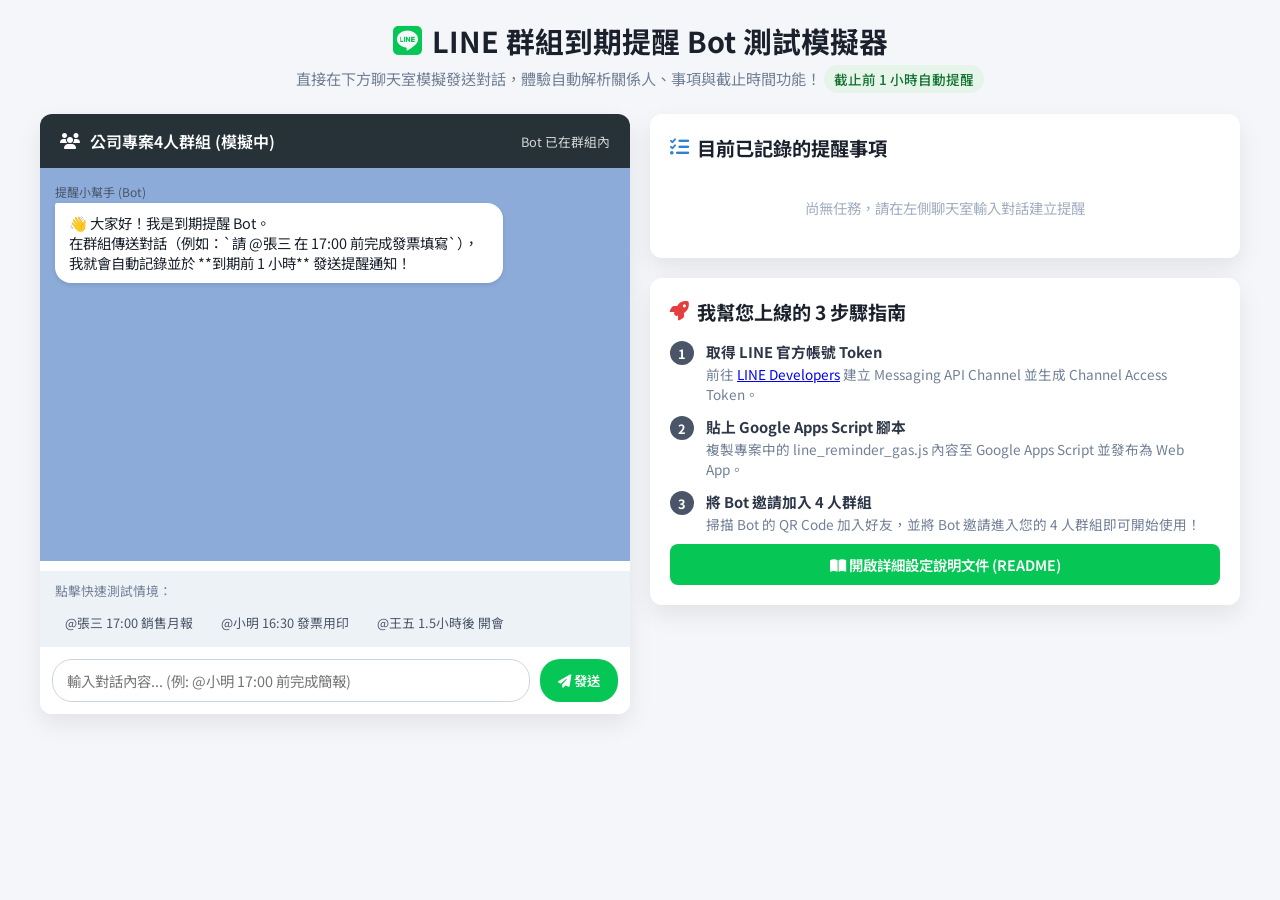
<file: line_bot_simulator.html>
<!DOCTYPE html>
<html lang="zh-TW">
<head>
    <meta charset="UTF-8">
    <meta name="viewport" content="width=device-width, initial-scale=1.0">
    <title>💬 LINE 群組到期提醒 Bot - 模擬測試與部署助手</title>
    <link href="https://fonts.googleapis.com/css2?family=Noto+Sans+TC:wght@400;500;700&display=swap" rel="stylesheet">
    <link rel="stylesheet" href="https://cdnjs.cloudflare.com/ajax/libs/font-awesome/6.4.0/css/all.min.css">
    <style>
        :root {
            --line-green: #06c755;
            --line-dark: #05b34c;
            --line-bg: #8cabd9;
            --chat-bubble-user: #a0e75a;
            --chat-bubble-bot: #ffffff;
            --dark-bg: #1e1e2d;
            --card-bg: #ffffff;
            --text-primary: #2d3748;
            --text-secondary: #718096;
            --border-radius: 12px;
            --shadow: 0 10px 25px rgba(0,0,0,0.08);
        }

        * {
            box-sizing: border-box;
            margin: 0;
            padding: 0;
            font-family: 'Noto Sans TC', sans-serif;
        }

        body {
            background-color: #f4f6f9;
            color: var(--text-primary);
            padding: 20px;
        }

        .header {
            text-align: center;
            margin-bottom: 25px;
        }

        .header h1 {
            color: #1a202c;
            font-size: 1.8rem;
            display: flex;
            align-items: center;
            justify-content: center;
            gap: 10px;
        }

        .header p {
            color: var(--text-secondary);
            margin-top: 6px;
            font-size: 0.95rem;
        }

        .badge-green {
            background-color: #e6f4ea;
            color: #137333;
            padding: 4px 10px;
            border-radius: 20px;
            font-size: 0.85rem;
            font-weight: 500;
        }

        .main-container {
            max-width: 1200px;
            margin: 0 auto;
            display: grid;
            grid-template-columns: 1fr 1fr;
            gap: 20px;
        }

        @media (max-width: 900px) {
            .main-container {
                grid-template-columns: 1fr;
            }
        }

        /* LINE Chat Mockup */
        .chat-card {
            background: var(--card-bg);
            border-radius: var(--border-radius);
            box-shadow: var(--shadow);
            overflow: hidden;
            display: flex;
            flex-direction: column;
            height: 600px;
        }

        .chat-header {
            background: #273238;
            color: #ffffff;
            padding: 15px 20px;
            display: flex;
            align-items: center;
            justify-content: space-between;
        }

        .chat-title {
            display: flex;
            align-items: center;
            gap: 10px;
            font-weight: 600;
        }

        .chat-body {
            background: var(--line-bg);
            flex: 1;
            padding: 15px;
            overflow-y: auto;
            display: flex;
            flex-direction: column;
            gap: 12px;
        }

        .message-group {
            display: flex;
            flex-direction: column;
            max-width: 80%;
        }

        .message-group.user {
            align-self: flex-end;
            align-items: flex-end;
        }

        .message-group.bot {
            align-self: flex-start;
            align-items: flex-start;
        }

        .sender-name {
            font-size: 0.75rem;
            color: #4a5568;
            margin-bottom: 3px;
        }

        .chat-bubble {
            padding: 10px 14px;
            border-radius: 16px;
            font-size: 0.9rem;
            line-height: 1.4;
            white-space: pre-wrap;
            box-shadow: 0 2px 4px rgba(0,0,0,0.1);
        }

        .message-group.user .chat-bubble {
            background: var(--chat-bubble-user);
            border-top-right-radius: 2px;
            color: #000;
        }

        .message-group.bot .chat-bubble {
            background: var(--chat-bubble-bot);
            border-top-left-radius: 2px;
            color: #1a202c;
        }

        .chat-input-area {
            background: #ffffff;
            padding: 12px;
            border-top: 1fr solid #e2e8f0;
            display: flex;
            gap: 10px;
        }

        .chat-input-area input {
            flex: 1;
            padding: 10px 14px;
            border: 1px solid #cbd5e0;
            border-radius: 20px;
            outline: none;
            font-size: 0.9rem;
        }

        .chat-input-area button {
            background: var(--line-green);
            color: white;
            border: none;
            padding: 10px 18px;
            border-radius: 20px;
            cursor: pointer;
            font-weight: 600;
            transition: background 0.2s;
        }

        .chat-input-area button:hover {
            background: var(--line-dark);
        }

        /* Dashboard & Setup Cards */
        .side-panel {
            display: flex;
            flex-direction: column;
            gap: 20px;
        }

        .card {
            background: var(--card-bg);
            border-radius: var(--border-radius);
            padding: 20px;
            box-shadow: var(--shadow);
        }

        .card h2 {
            font-size: 1.2rem;
            margin-bottom: 15px;
            color: #1a202c;
            display: flex;
            align-items: center;
            gap: 8px;
        }

        .task-list {
            display: flex;
            flex-direction: column;
            gap: 10px;
            max-height: 230px;
            overflow-y: auto;
        }

        .task-item {
            background: #f7fafc;
            border-left: 4px solid var(--line-green);
            padding: 10px 12px;
            border-radius: 6px;
            font-size: 0.88rem;
            display: flex;
            justify-content: space-between;
            align-items: center;
        }

        .task-info strong {
            color: #2b6cb0;
        }

        .btn-trigger {
            background: #3182ce;
            color: white;
            border: none;
            padding: 5px 10px;
            border-radius: 6px;
            font-size: 0.78rem;
            cursor: pointer;
        }

        .btn-trigger:hover {
            background: #2b6cb0;
        }

        .quick-presets {
            display: flex;
            flex-wrap: wrap;
            gap: 8px;
            margin-top: 10px;
        }

        .preset-chip {
            background: #edf2f7;
            padding: 5px 10px;
            border-radius: 15px;
            font-size: 0.8rem;
            color: #4a5568;
            cursor: pointer;
            transition: background 0.2s;
        }

        .preset-chip:hover {
            background: #e2e8f0;
            color: #1a202c;
        }

        .step-list {
            list-style: none;
            display: flex;
            flex-direction: column;
            gap: 12px;
        }

        .step-item {
            display: flex;
            gap: 12px;
            align-items: flex-start;
        }

        .step-number {
            background: #4a5568;
            color: white;
            width: 24px;
            height: 24px;
            border-radius: 50%;
            display: flex;
            align-items: center;
            justify-content: center;
            font-size: 0.8rem;
            font-weight: bold;
            flex-shrink: 0;
        }

        .step-content strong {
            display: block;
            font-size: 0.92rem;
            color: #2d3748;
        }

        .step-content p {
            font-size: 0.85rem;
            color: #718096;
            margin-top: 2px;
        }

        .btn-action {
            display: inline-block;
            background: var(--line-green);
            color: white;
            text-decoration: none;
            padding: 10px 16px;
            border-radius: 8px;
            font-size: 0.9rem;
            font-weight: 600;
            margin-top: 10px;
            text-align: center;
        }
    </style>
</head>
<body>

    <div class="header">
        <h1><i class="fab fa-line" style="color: var(--line-green);"></i> LINE 群組到期提醒 Bot 測試模擬器</h1>
        <p>直接在下方聊天室模擬發送對話，體驗自動解析關係人、事項與截止時間功能！ <span class="badge-green">截止前 1 小時自動提醒</span></p>
    </div>

    <div class="main-container">
        <!-- 聊天室模擬器 -->
        <div class="chat-card">
            <div class="chat-header">
                <div class="chat-title">
                    <i class="fas fa-users"></i> 公司專案4人群組 (模擬中)
                </div>
                <span style="font-size: 0.8rem; opacity: 0.8;">Bot 已在群組內</span>
            </div>

            <div class="chat-body" id="chatBody">
                <div class="message-group bot">
                    <span class="sender-name">提醒小幫手 (Bot)</span>
                    <div class="chat-bubble">👋 大家好！我是到期提醒 Bot。
在群組傳送對話（例如：`請 @張三 在 17:00 前完成發票填寫`），我就會自動記錄並於 **到期前 1 小時** 發送提醒通知！</div>
                </div>
            </div>

            <div class="quick-presets" style="padding: 10px 15px; background: #edf2f7;">
                <span style="font-size: 0.8rem; color: #718096; width: 100%;">點擊快速測試情境：</span>
                <div class="preset-chip" onclick="setInput('請關係人 @張三 在 17:00 前完成銷售月報')">@張三 17:00 銷售月報</div>
                <div class="preset-chip" onclick="setInput('@小明 16:30 前完成發票用印')">@小明 16:30 發票用印</div>
                <div class="preset-chip" onclick="setInput('提醒 @王五 1.5小時後 與客戶開會')">@王五 1.5小時後 開會</div>
            </div>

            <div class="chat-input-area">
                <input type="text" id="chatInput" placeholder="輸入對話內容... (例: @小明 17:00 前完成簡報)" onkeypress="if(event.key==='Enter') sendMessage()">
                <button onclick="sendMessage()"><i class="fas fa-paper-plane"></i> 發送</button>
            </div>
        </div>

        <!-- 側邊面板：已記錄任務與佈署步驟 -->
        <div class="side-panel">
            <!-- 任務儀表板 -->
            <div class="card">
                <h2><i class="fas fa-list-check" style="color: #3182ce;"></i> 目前已記錄的提醒事項</h2>
                <div class="task-list" id="taskList">
                    <div style="text-align: center; color: #a0aec0; padding: 20px; font-size: 0.9rem;">
                        尚無任務，請在左側聊天室輸入對話建立提醒
                    </div>
                </div>
            </div>

            <!-- 開發與上線步驟指南 -->
            <div class="card">
                <h2><i class="fas fa-rocket" style="color: #e53e3e;"></i> 我幫您上線的 3 步驟指南</h2>
                <ul class="step-list">
                    <li class="step-item">
                        <div class="step-number">1</div>
                        <div class="step-content">
                            <strong>取得 LINE 官方帳號 Token</strong>
                            <p>前往 <a href="https://developers.line.biz/" target="_blank">LINE Developers</a> 建立 Messaging API Channel 並生成 Channel Access Token。</p>
                        </div>
                    </li>
                    <li class="step-item">
                        <div class="step-number">2</div>
                        <div class="step-content">
                            <strong>貼上 Google Apps Script 腳本</strong>
                            <p>複製專案中的 <code>line_reminder_gas.js</code> 內容至 Google Apps Script 並發布為 Web App。</p>
                        </div>
                    </li>
                    <li class="step-item">
                        <div class="step-number">3</div>
                        <div class="step-content">
                            <strong>將 Bot 邀請加入 4 人群組</strong>
                            <p>掃描 Bot 的 QR Code 加入好友，並將 Bot 邀請進入您的 4 人群組即可開始使用！</p>
                        </div>
                    </li>
                </ul>
                <a href="README_LINE_BOT_SETUP.md" class="btn-action" style="width: 100%; display: block; text-align: center;">
                    <i class="fas fa-book-open"></i> 開啟詳細設定說明文件 (README)
                </a>
            </div>
        </div>
    </div>

    <script>
        const tasks = [];

        function setInput(text) {
            document.getElementById('chatInput').value = text;
        }

        function sendMessage() {
            const input = document.getElementById('chatInput');
            const text = input.value.trim();
            if (!text) return;

            // 1. 顯示 User 訊息
            appendMessage('成員 (您)', text, 'user');
            input.value = '';

            // 2. 模擬 Bot 解析對話
            setTimeout(() => {
                const parsed = parseTask(text);
                if (parsed) {
                    tasks.push(parsed);
                    renderTasks();

                    const replyText = 
                        `✅【已成功為您記錄提醒】\n` +
                        `----------------------------\n` +
                        `👤 關係人：${parsed.person}\n` +
                        `📝 處理事項：${parsed.task}\n` +
                        `⏳ 截止時間：${parsed.deadlineStr}\n` +
                        `----------------------------\n` +
                        `🔔 將於 ${parsed.reminderTimeStr} (到期前 1 小時) 自動發送群組提醒通知！`;

                    appendMessage('提醒小幫手 (Bot)', replyText, 'bot');
                } else {
                    appendMessage('提醒小幫手 (Bot)', '💡 未偵測到明確的時間與對話內容，若要設定提醒請包含人名標記與時間（例如：`@小明 17:00 前完成開會`）。', 'bot');
                }
            }, 600);
        }

        function appendMessage(sender, text, type) {
            const chatBody = document.getElementById('chatBody');
            const msgGroup = document.createElement('div');
            msgGroup.className = `message-group ${type}`;

            const senderSpan = document.createElement('span');
            senderSpan.className = 'sender-name';
            senderSpan.innerText = sender;

            const bubble = document.createElement('div');
            bubble.className = 'chat-bubble';
            bubble.innerText = text;

            msgGroup.appendChild(senderSpan);
            msgGroup.appendChild(bubble);
            chatBody.appendChild(msgGroup);

            chatBody.scrollTop = chatBody.scrollHeight;
        }

        function parseTask(text) {
            let person = "@群組成員";
            const personMatch = text.match(/(?:關係人[:：]\s*|@)([^\s\n,，:：]+)/);
            if (personMatch) {
                person = '@' + personMatch[1].replace(/^@/, '');
            }

            const now = new Date();
            let deadline = null;

            const fullMatch = text.match(/(\d{4}[\/\-]\d{1,2}[\/\-]\d{1,2}\s+\d{1,2}:\d{2})/);
            const timeMatch = text.match(/(\d{1,2}:\d{2})/);
            const hoursMatch = text.match(/(\d+(?:\.\d+)?)\s*(?:個)?小時後/);

            if (fullMatch) {
                deadline = new Date(fullMatch[1].replace(/\//g, '-'));
            } else if (timeMatch) {
                const parts = timeMatch[1].split(':');
                deadline = new Date(now.getFullYear(), now.getMonth(), now.getDate(), parseInt(parts[0]), parseInt(parts[1]));
                if (deadline < now) deadline.setDate(deadline.getDate() + 1);
            } else if (hoursMatch) {
                const hours = parseFloat(hoursMatch[1]);
                deadline = new Date(now.getTime() + hours * 60 * 60 * 1000);
            } else {
                return null;
            }

            let task = text
                .replace(/(?:關係人[:：]\s*|@)[^\s\n,，:：]+/g, '')
                .replace(/(\d{4}[\/\-]\d{1,2}[\/\-]\d{1,2}\s+\d{1,2}:\d{2})/g, '')
                .replace(/(\d{1,2}:\d{2})/g, '')
                .replace(/(\d+(?:\.\d+)?)\s*(?:個)?小時後/g, '')
                .replace(/(?:提醒|截止|處理事項[:：]|事項[:：]|請在|前|完成|記得)/g, '')
                .trim();

            if (!task) task = "處理交辦事項";

            const reminderTime = new Date(deadline.getTime() - 60 * 60 * 1000);

            const formatTime = (d) => {
                const pad = (n) => n.toString().padStart(2, '0');
                return `${d.getFullYear()}-${pad(d.getMonth()+1)}-${pad(d.getDate())} ${pad(d.getHours())}:${pad(d.getMinutes())}`;
            };

            const formatHM = (d) => {
                const pad = (n) => n.toString().padStart(2, '0');
                return `${pad(d.getHours())}:${pad(d.getMinutes())}`;
            };

            return {
                id: Date.now(),
                person,
                task,
                deadline,
                deadlineStr: formatTime(deadline),
                reminderTimeStr: formatHM(reminderTime)
            };
        }

        function renderTasks() {
            const list = document.getElementById('taskList');
            list.innerHTML = '';

            if (tasks.length === 0) {
                list.innerHTML = '<div style="text-align: center; color: #a0aec0; padding: 20px;">尚無任務</div>';
                return;
            }

            tasks.forEach((t) => {
                const item = document.createElement('div');
                item.className = 'task-item';
                item.innerHTML = `
                    <div class="task-info">
                        <strong>${t.person}</strong>: ${t.task}<br>
                        <span style="font-size:0.75rem; color:#718096;">⏳ 截止: ${t.deadlineStr}</span>
                    </div>
                    <button class="btn-trigger" onclick="triggerNotification(${t.id})">
                        <i class="fas fa-bell"></i> 模擬到期前1小時提醒
                    </button>
                `;
                list.appendChild(item);
            });
        }

        function triggerNotification(id) {
            const task = tasks.find(t => t.id === id);
            if (!task) return;

            const pushText = 
                `⏰【任務到期提醒 - 剩餘約 60 分鐘】\n` +
                `----------------------------\n` +
                `👤 關係人：${task.person}\n` +
                `📝 處理事項：${task.task}\n` +
                `⏳ 截止時間：${task.deadlineStr}\n` +
                `----------------------------\n` +
                `⚠️ 請 ${task.person} 儘速處理，謝謝！`;

            appendMessage('提醒小幫手 (Bot - 定時發送)', pushText, 'bot');
        }
    </script>
</body>
</html>
</file>
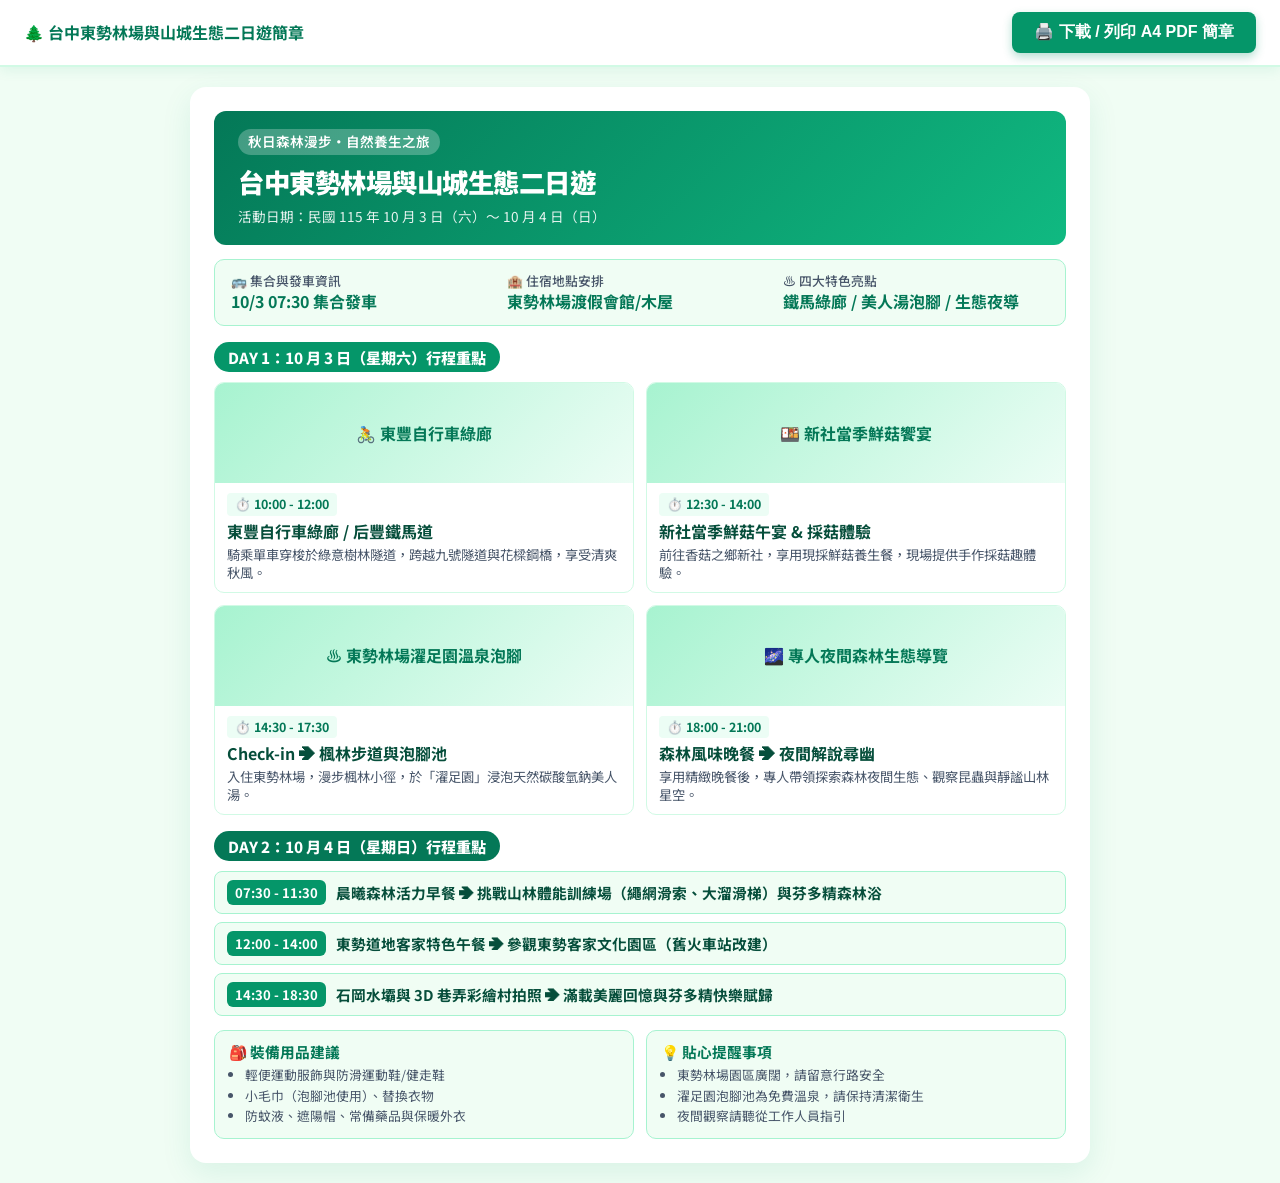
<file: 東勢林場二日遊簡章.html>
<!DOCTYPE html>
<html lang="zh-TW">
<head>
    <meta charset="UTF-8">
    <meta name="viewport" content="width=device-width, initial-scale=1.0">
    <title>台中東勢林場與山城生態二日遊行程簡章</title>
    <link href="https://fonts.googleapis.com/css2?family=Noto+Sans+TC:wght@400;500;700;900&display=swap" rel="stylesheet">
    <style>
        :root {
            --primary: #059669;
            --primary-dark: #047857;
            --primary-light: #ecfdf5;
            --text-dark: #064e3b;
            --text-body: #1e293b;
            --text-muted: #475569;
            --border: #a7f3d0;
        }
        * { box-sizing: border-box; margin: 0; padding: 0; }
        body { font-family: 'Noto Sans TC', 'Microsoft JhengHei', sans-serif; background: #f0fdf4; color: var(--text-body); line-height: 1.45; }
        
        .no-print-bar { position: sticky; top: 0; z-index: 999; background: #ffffff; border-bottom: 2px solid #d1fae5; padding: 12px 24px; display: flex; justify-content: space-between; align-items: center; box-shadow: 0 4px 12px rgba(5,150,105,0.08); }
        .btn-print { background: #059669; color: white; border: none; padding: 10px 22px; border-radius: 8px; font-size: 1rem; font-weight: 700; cursor: pointer; box-shadow: 0 4px 10px rgba(5,150,105,0.3); transition: all 0.2s; }
        .btn-print:hover { background: #047857; transform: translateY(-1px); }

        .page-container { max-width: 900px; margin: 20px auto; background: white; border-radius: 16px; box-shadow: 0 10px 30px rgba(5,150,105,0.1); overflow: hidden; padding: 24px; }
        
        .header-banner { background: linear-gradient(135deg, #047857, #10b981); color: white; padding: 18px 24px; border-radius: 12px; margin-bottom: 14px; }
        .header-banner .tag { background: rgba(255,255,255,0.25); padding: 3px 10px; border-radius: 20px; font-size: 0.85rem; font-weight: 600; display: inline-block; margin-bottom: 4px; }
        .header-banner h1 { font-size: 1.65rem; font-weight: 900; margin: 4px 0 6px 0; letter-spacing: -0.5px; }
        
        .meta-grid { display: grid; grid-template-columns: repeat(3, 1fr); gap: 10px; background: #f0fdf4; padding: 12px 16px; border-radius: 10px; border: 1px solid #a7f3d0; margin-bottom: 16px; }
        .meta-item { display: flex; flex-direction: column; }
        .meta-item .lbl { font-size: 0.8rem; color: var(--text-muted); font-weight: 500; }
        .meta-item .val { font-size: 1rem; font-weight: 700; color: var(--primary-dark); }

        .day-badge { background: var(--primary); color: white; padding: 4px 14px; border-radius: 20px; font-weight: 800; font-size: 0.95rem; display: inline-block; margin-bottom: 10px; }

        .grid-cards { display: grid; grid-template-columns: 1fr 1fr; gap: 12px; margin-bottom: 16px; }
        .spot-card { border: 1px solid #d1fae5; border-radius: 10px; overflow: hidden; background: #fff; display: flex; flex-direction: column; }
        .spot-img-placeholder { height: 100px; width: 100%; background: linear-gradient(135deg, #a7f3d0, #ecfdf5); display: flex; align-items: center; justify-content: center; color: var(--primary-dark); font-weight: bold; font-size: 1rem; }
        .spot-body { padding: 10px 12px; flex: 1; display: flex; flex-direction: column; justify-content: space-between; }
        .spot-time { font-size: 0.78rem; font-weight: 700; color: var(--primary-dark); background: #ecfdf5; padding: 2px 8px; border-radius: 4px; display: inline-block; width: fit-content; margin-bottom: 4px; }
        .spot-name { font-size: 1rem; font-weight: 700; color: var(--text-dark); margin-bottom: 3px; }
        .spot-desc { font-size: 0.83rem; color: var(--text-muted); line-height: 1.35; }

        .t-row { display: flex; align-items: center; gap: 10px; background: #f0fdf4; border: 1px solid #a7f3d0; padding: 8px 12px; border-radius: 8px; margin-bottom: 8px; }
        .t-row .time-pill { font-size: 0.82rem; font-weight: 700; background: var(--primary); color: white; padding: 3px 8px; border-radius: 6px; white-space: nowrap; }
        .t-row .title-text { font-size: 0.92rem; font-weight: 700; color: var(--text-dark); flex: 1; }

        .footer-grid { display: grid; grid-template-columns: 1fr 1fr; gap: 12px; margin-top: 14px; }
        .info-card { background: #f0fdf4; border: 1px solid #a7f3d0; border-radius: 10px; padding: 10px 14px; }
        .info-card h3 { font-size: 0.92rem; font-weight: 700; color: var(--primary-dark); margin-bottom: 4px; }
        .info-card ul { padding-left: 16px; font-size: 0.8rem; color: var(--text-muted); }
        .info-card li { margin-bottom: 2px; }

        /* 🖨️ PERFECT A4 PDF PRINT OVERRIDES (NO BLANK SPACES!) */
        @media print {
            @page {
                size: A4 portrait;
                margin: 6mm 8mm;
            }
            html, body {
                background: #ffffff !important;
                padding: 0 !important;
                margin: 0 !important;
                font-size: 11px !important;
                -webkit-print-color-adjust: exact !important;
                print-color-adjust: exact !important;
            }
            .no-print-bar { display: none !important; }
            .page-container {
                max-width: 100% !important;
                margin: 0 !important;
                padding: 0 !important;
                box-shadow: none !important;
                border: none !important;
                border-radius: 0 !important;
            }
            .header-banner {
                padding: 10px 14px !important;
                margin-bottom: 8px !important;
            }
            .header-banner h1 {
                font-size: 1.3rem !important;
                margin: 2px 0 4px 0 !important;
            }
            .meta-grid {
                padding: 6px 10px !important;
                margin-bottom: 8px !important;
                gap: 4px !important;
            }
            .meta-item .lbl { font-size: 0.7rem !important; }
            .meta-item .val { font-size: 0.82rem !important; }
            .day-badge {
                font-size: 0.82rem !important;
                padding: 2px 10px !important;
                margin-bottom: 6px !important;
            }
            .grid-cards {
                gap: 6px !important;
                margin-bottom: 8px !important;
            }
            .spot-card {
                break-inside: avoid !important;
            }
            .spot-img-placeholder {
                height: 70px !important;
                font-size: 0.88rem !important;
            }
            .spot-body {
                padding: 4px 8px !important;
            }
            .spot-name {
                font-size: 0.88rem !important;
                margin-bottom: 1px !important;
            }
            .spot-desc {
                font-size: 0.74rem !important;
                line-height: 1.25 !important;
            }
            .t-row {
                padding: 4px 8px !important;
                margin-bottom: 4px !important;
            }
            .t-row .time-pill { font-size: 0.72rem !important; padding: 2px 5px !important; }
            .t-row .title-text { font-size: 0.8rem !important; }
            .footer-grid {
                gap: 6px !important;
                margin-top: 8px !important;
            }
            .info-card {
                padding: 6px 10px !important;
                break-inside: avoid !important;
            }
            .info-card h3 { font-size: 0.8rem !important; margin-bottom: 2px !important; }
            .info-card ul { font-size: 0.72rem !important; padding-left: 14px !important; }
        }
    </style>
</head>
<body>

    <div class="no-print-bar">
        <div style="font-weight:700; color:#047857;">🌲 台中東勢林場與山城生態二日遊簡章</div>
        <button class="btn-print" onclick="window.print()">🖨️ 下載 / 列印 A4 PDF 簡章</button>
    </div>

    <div class="page-container">
        
        <div class="header-banner">
            <span class="tag">秋日森林漫步・自然養生之旅</span>
            <h1>台中東勢林場與山城生態二日遊</h1>
            <p style="font-size:0.85rem; opacity:0.9;">活動日期：民國 115 年 10 月 3 日（六）～ 10 月 4 日（日）</p>
        </div>

        <div class="meta-grid">
            <div class="meta-item">
                <span class="lbl">🚌 集合與發車資訊</span>
                <span class="val">10/3 07:30 集合發車</span>
            </div>
            <div class="meta-item">
                <span class="lbl">🏨 住宿地點安排</span>
                <span class="val">東勢林場渡假會館/木屋</span>
            </div>
            <div class="meta-item">
                <span class="lbl">♨️ 四大特色亮點</span>
                <span class="val">鐵馬綠廊 / 美人湯泡腳 / 生態夜導</span>
            </div>
        </div>

        <!-- DAY 1 -->
        <div>
            <span class="day-badge">DAY 1：10 月 3 日（星期六）行程重點</span>
            
            <div class="grid-cards">
                <div class="spot-card">
                    <div class="spot-img-placeholder">🚴 東豐自行車綠廊</div>
                    <div class="spot-body">
                        <span class="spot-time">⏱️ 10:00 - 12:00</span>
                        <div class="spot-name">東豐自行車綠廊 / 后豐鐵馬道</div>
                        <div class="spot-desc">騎乘單車穿梭於綠意樹林隧道，跨越九號隧道與花樑鋼橋，享受清爽秋風。</div>
                    </div>
                </div>

                <div class="spot-card">
                    <div class="spot-img-placeholder">🍱 新社當季鮮菇饗宴</div>
                    <div class="spot-body">
                        <span class="spot-time">⏱️ 12:30 - 14:00</span>
                        <div class="spot-name">新社當季鮮菇午宴 & 採菇體驗</div>
                        <div class="spot-desc">前往香菇之鄉新社，享用現採鮮菇養生餐，現場提供手作採菇趣體驗。</div>
                    </div>
                </div>

                <div class="spot-card">
                    <div class="spot-img-placeholder">♨️ 東勢林場濯足園溫泉泡腳</div>
                    <div class="spot-body">
                        <span class="spot-time">⏱️ 14:30 - 17:30</span>
                        <div class="spot-name">Check-in ➔ 楓林步道與泡腳池</div>
                        <div class="spot-desc">入住東勢林場，漫步楓林小徑，於「濯足園」浸泡天然碳酸氫鈉美人湯。</div>
                    </div>
                </div>

                <div class="spot-card">
                    <div class="spot-img-placeholder">🌌 專人夜間森林生態導覽</div>
                    <div class="spot-body">
                        <span class="spot-time">⏱️ 18:00 - 21:00</span>
                        <div class="spot-name">森林風味晚餐 ➔ 夜間解說尋幽</div>
                        <div class="spot-desc">享用精緻晚餐後，專人帶領探索森林夜間生態、觀察昆蟲與靜謐山林星空。</div>
                    </div>
                </div>
            </div>
        </div>

        <!-- DAY 2 -->
        <div style="margin-top:10px;">
            <span class="day-badge" style="background:#047857;">DAY 2：10 月 4 日（星期日）行程重點</span>

            <div class="t-row">
                <span class="time-pill">07:30 - 11:30</span>
                <span class="title-text">晨曦森林活力早餐 ➔ 挑戰山林體能訓練場（繩網滑索、大溜滑梯）與芬多精森林浴</span>
            </div>

            <div class="t-row">
                <span class="time-pill">12:00 - 14:00</span>
                <span class="title-text">東勢道地客家特色午餐 ➔ 參觀東勢客家文化園區（舊火車站改建）</span>
            </div>

            <div class="t-row">
                <span class="time-pill">14:30 - 18:30</span>
                <span class="title-text">石岡水壩與 3D 巷弄彩繪村拍照 ➔ 滿載美麗回憶與芬多精快樂賦歸</span>
            </div>
        </div>

        <div class="footer-grid">
            <div class="info-card">
                <h3>🎒 裝備用品建議</h3>
                <ul>
                    <li>輕便運動服飾與防滑運動鞋/健走鞋</li>
                    <li>小毛巾（泡腳池使用）、替換衣物</li>
                    <li>防蚊液、遮陽帽、常備藥品與保暖外衣</li>
                </ul>
            </div>
            <div class="info-card">
                <h3>💡 貼心提醒事項</h3>
                <ul>
                    <li>東勢林場園區廣闊，請留意行路安全</li>
                    <li>濯足園泡腳池為免費溫泉，請保持清潔衛生</li>
                    <li>夜間觀察請聽從工作人員指引</li>
                </ul>
            </div>
        </div>

    </div>

</body>
</html>
</file>
